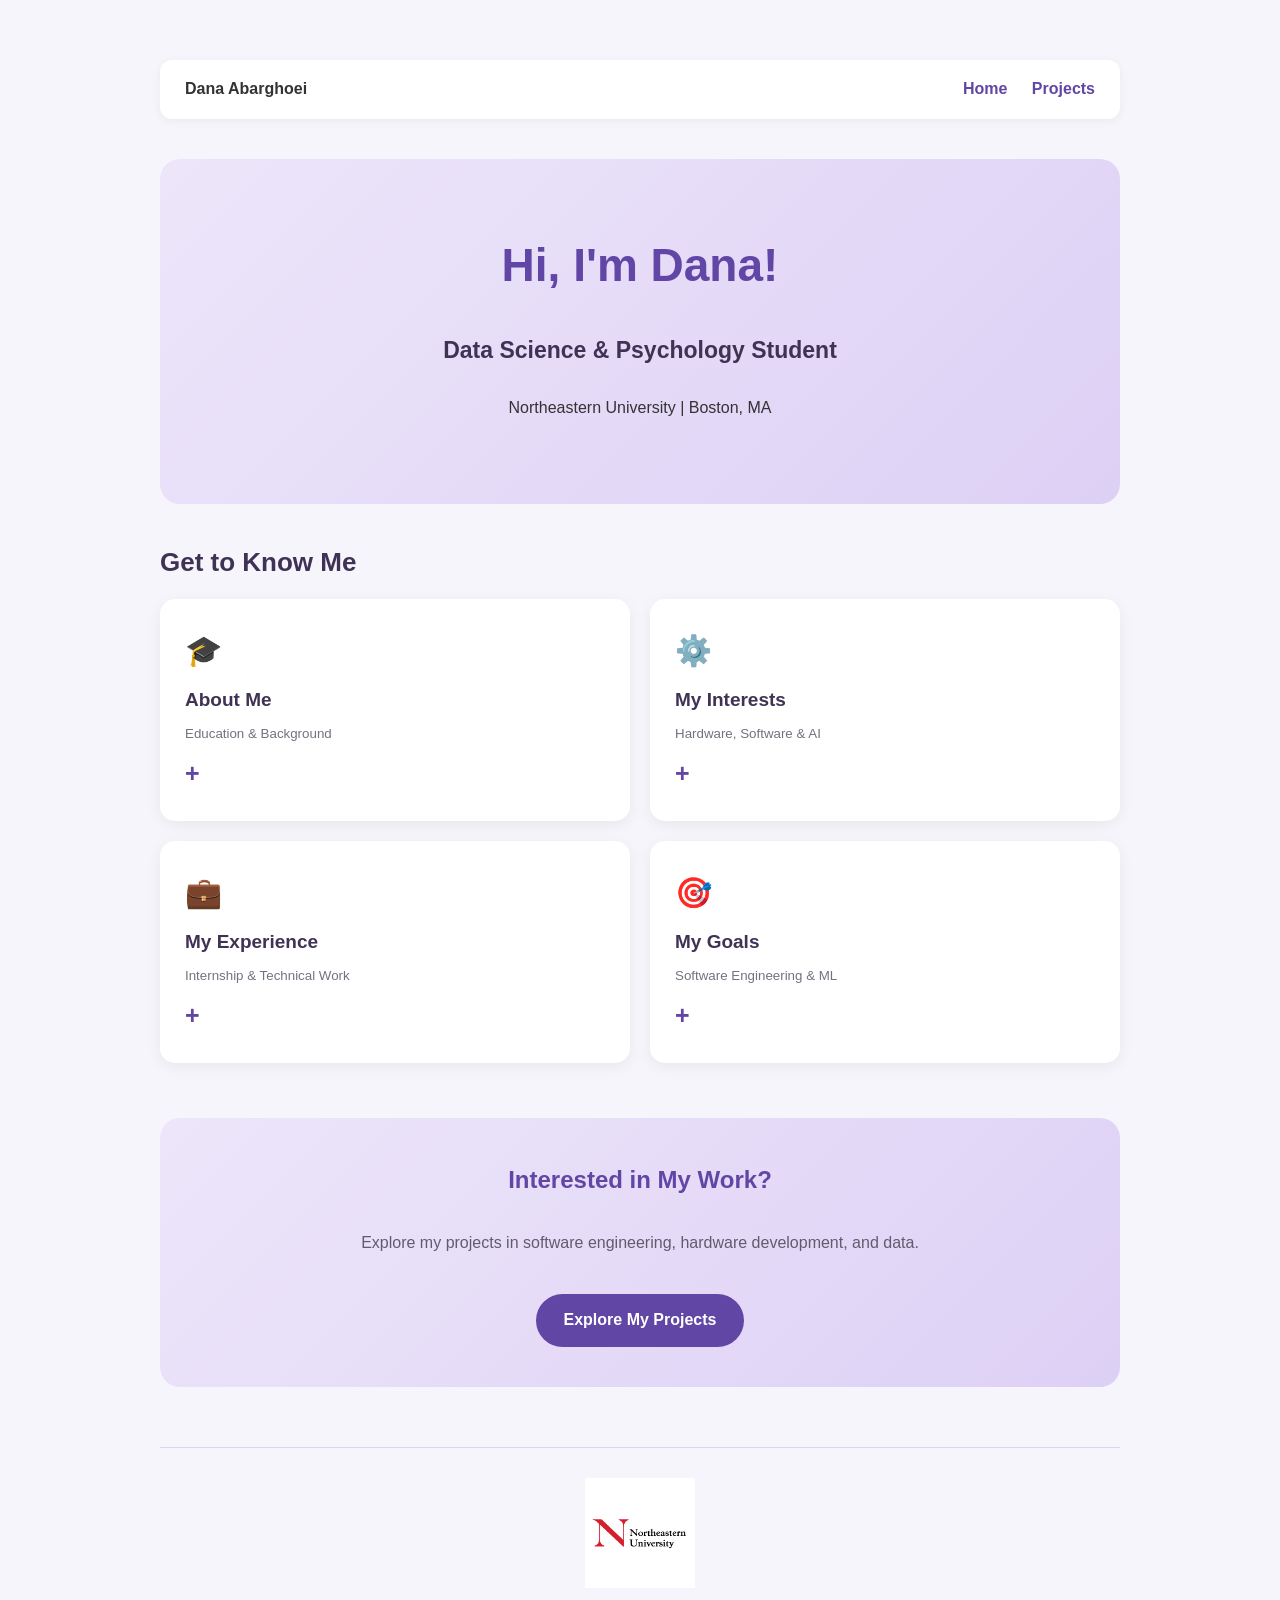
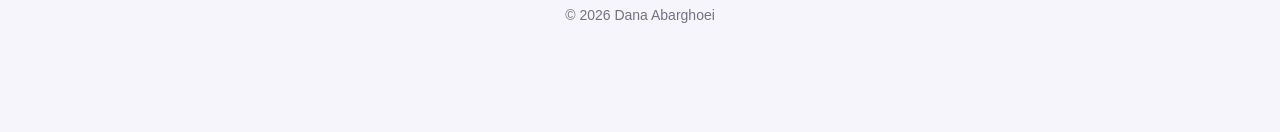
<file: index.html>
<!DOCTYPE html>
<html lang="en">

<head>
    <meta charset="UTF-8">
    <meta name="viewport" content="width=device-width, initial-scale=1.0">
    <title>Home | Dana Abarghoei</title>
    <link rel="stylesheet" href="styles.css">
</head>

<body>

    <!-- Navigation Bar -->
    <nav>
        <strong>Dana Abarghoei</strong>
        <div>
            <a href="index.html">Home</a>
            <a href="projects.html">Projects</a>
        </div>
    </nav>

    <!-- Welcome Section -->
    <header class="hero">
        <h1>Hi, I'm Dana!</h1>

        <p class="hero-subtitle">
            Data Science & Psychology Student
        </p>

        <p>
            Northeastern University | Boston, MA
        </p>
    </header>


    <!-- Get to Know Me Section -->
    <section class="portfolio-section">

        <h2 class="section-title">Get to Know Me</h2>

        <div class="home-grid">

            <!-- About Me -->
            <details class="home-card">
                <summary>
                    <span class="home-icon">🎓</span>
                    <strong>About Me</strong>
                    <small>Education & Background</small>
                </summary>

                <p>
                    I'm an undergraduate student at
                    Northeastern University pursuing
                    a combined major in Data Science
                    and Psychology. I'm particularly
                    interested in software engineering,
                    machine learning, and understanding
                    how technology interacts with human
                    behavior.
                </p>

                <p>
                    Through my coursework, I've gained
                    experience working with Java,
                    Python, C++, SQL, and R. I enjoy
                    applying what I learn in class
                    to hands-on projects and exploring
                    different areas of computer science.
                </p>
            </details>

            <!-- My Interests -->
            <details class="home-card">
                <summary>
                    <span class="home-icon">⚙️</span>
                    <strong>My Interests</strong>
                    <small>Hardware, Software & AI</small>
                </summary>

                <p>
                    One of my biggest interests is
                    working with both hardware and
                    software. I enjoy building projects
                    that involve programming physical
                    devices and connecting them to
                    real-world applications.
                </p>

                <p>
                    Some of my projects include
                    developing an ESP32-based Spotify
                    remote controller using C++ and
                    the Spotify Web API, as well as
                    building an automated water
                    dispenser using Arduino.
                    I'm also interested in artificial
                    intelligence, robotics, and
                    exploring how technology can
                    improve everyday experiences.
                </p>
            </details>

            <!-- My Experience -->
            <details class="home-card">
                <summary>
                    <span class="home-icon">💼</span>
                    <strong>My Experience</strong>
                    <small>Internship & Technical Work</small>
                </summary>

                <p>
                    During my internship at PepsiCo,
                    I gained experience working in a
                    professional environment and
                    learning about supply chain
                    operations.
                </p>

                <p>
                    Through my academic projects,
                    I've also worked with relational
                    databases, object-oriented
                    programming, and data
                    visualization. These experiences
                    have helped me strengthen my
                    technical skills and develop my
                    problem-solving abilities.
                </p>
            </details>

            <!-- My Goals -->
            <details class="home-card">
                <summary>
                    <span class="home-icon">🎯</span>
                    <strong>My Goals</strong>
                    <small>Software Engineering & ML</small>
                </summary>

                <p>
                    My goal is to pursue a career in
                    software engineering or machine
                    learning. I want to continue
                    improving my programming skills,
                    gaining industry experience,
                    and building projects that
                    challenge me to learn new
                    technologies.
                </p>

                <p>
                    I'm especially interested in
                    opportunities where I can combine
                    my technical background with
                    creativity and problem-solving.
                </p>
            </details>

        </div>
    </section>

    <!-- Explore My Projects Section -->
    <section class="projects-cta">

        <h2>Interested in My Work?</h2>

        <p>
            Explore my projects in software engineering,
            hardware development, and data.
        </p>

        <a href="projects.html" class="hero-button">
            Explore My Projects
        </a>

    </section>
    
<!-- Footer -->
<footer class="home-footer">
    <img src="northeastern.png"
         alt="Northeastern University logo"
         class="footer-logo">

    <p>© 2026 Dana Abarghoei</p>
</footer>


</body>
</html>
</file>
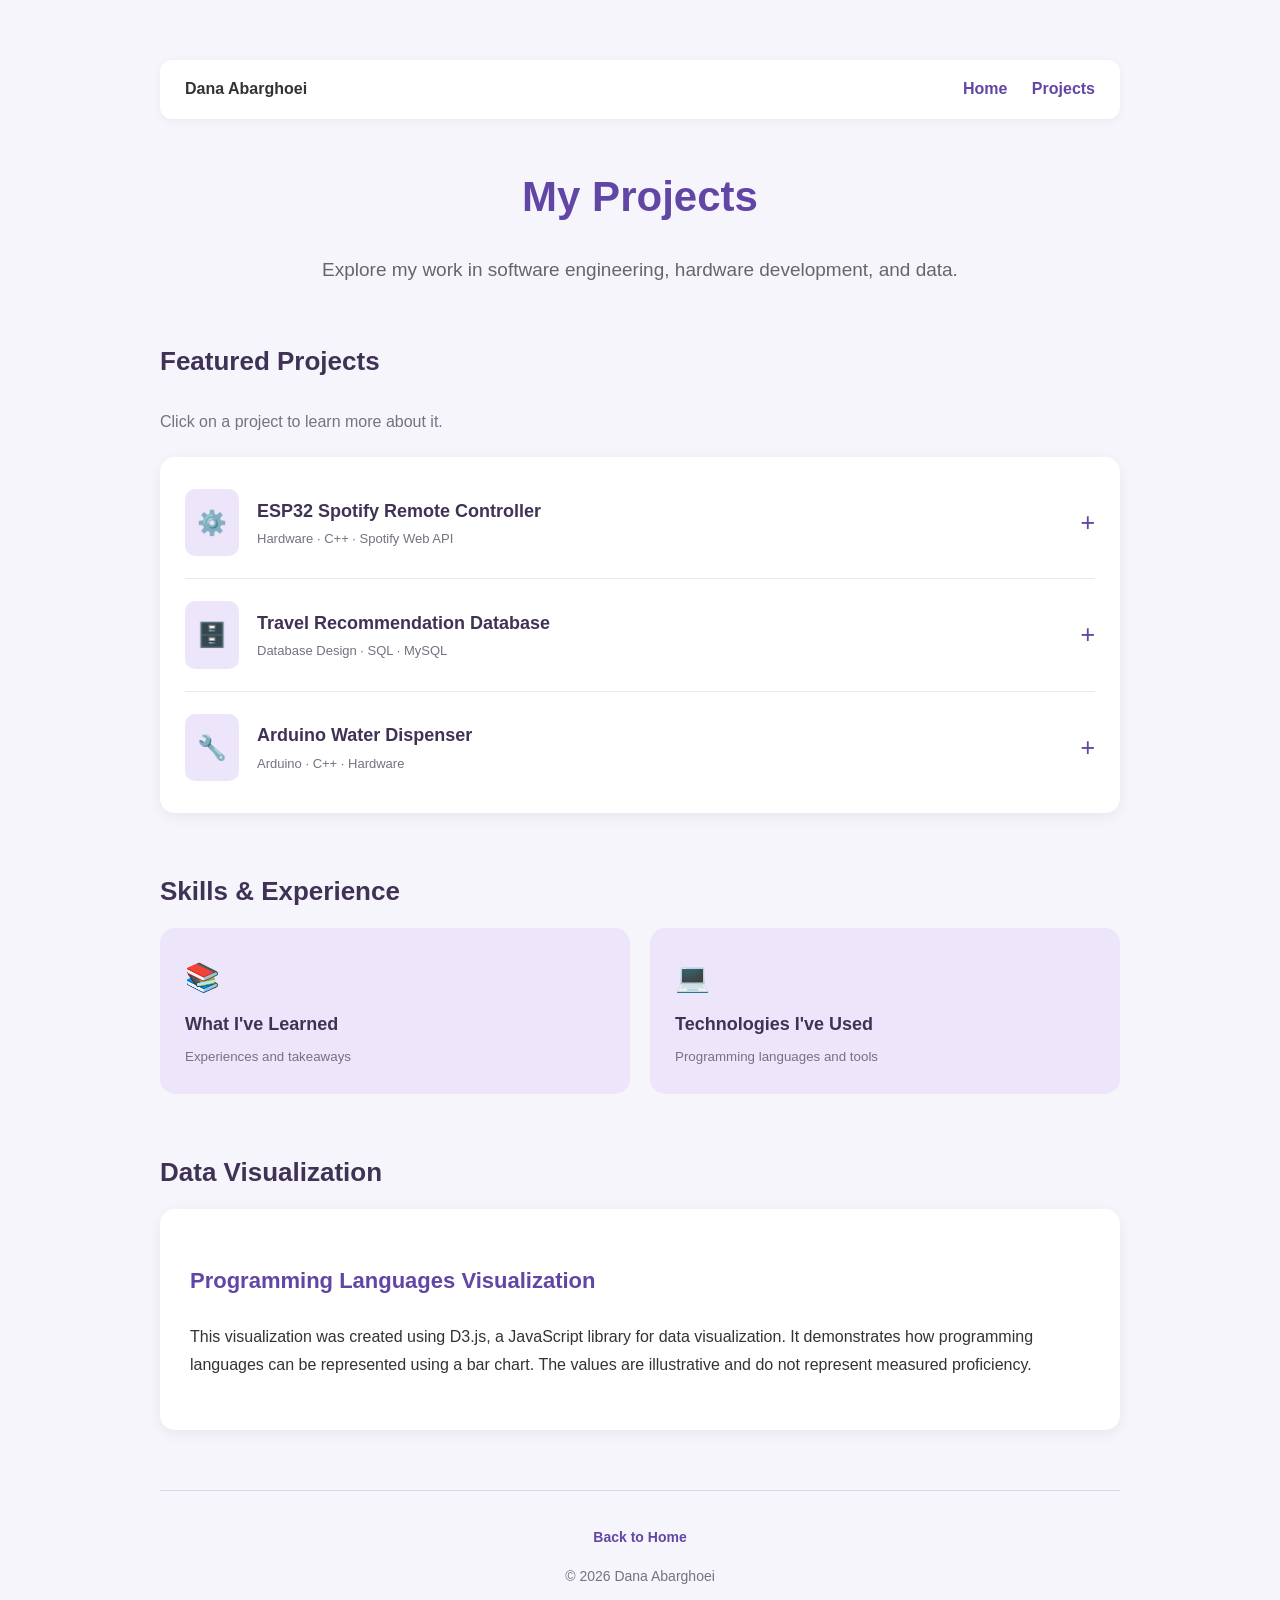
<file: projects.html>
<!DOCTYPE html>
<html lang="en">

<head>
    <meta charset="UTF-8">
    <meta name="viewport" content="width=device-width, initial-scale=1.0">
    <title>My Projects | Dana Abarghoei</title>
    <link rel="stylesheet" href="styles.css">
</head>

<body>

    <!-- Navigation Bar -->
    <nav>
        <strong>Dana Abarghoei</strong>
        <div>
            <a href="index.html">Home</a>
            <a href="projects.html">Projects</a>
        </div>
    </nav>

    <!-- Page Introduction -->
    <header class="page-header">
        <h1>My Projects</h1>
        <p class="intro">
            Explore my work in software engineering,
            hardware development, and data.
        </p>
    </header>

    <!-- Featured Projects -->
    <section class="portfolio-section">

        <h2 class="section-title">Featured Projects</h2>

        <p class="section-description">
            Click on a project to learn more about it.
        </p>

        <div class="featured-projects">

            <!-- Project 1 -->
            <details class="featured-card">
                <summary>
                    <span class="project-icon">⚙️</span>
                    <span class="project-heading">
                        <strong>ESP32 Spotify Remote Controller</strong>
                        <small>Hardware · C++ · Spotify Web API</small>
                    </span>
                </summary>

                <div class="project-content">
                    <p>
                        I developed a Spotify remote controller
                        using an ESP32 microcontroller, C++,
                        and the Spotify Web API. This project
                        allowed me to explore how hardware and
                        software communicate through APIs and
                        how physical devices can interact with
                        digital applications.
                    </p>

                    <img src="ESP32.webp"
                         alt="ESP32 microcontroller board"
                         class="project-image"
                         width="200">

                    <p>
                        <strong>Technologies:</strong>
                        ESP32, C++, Arduino IDE, Spotify Web API
                    </p>
                </div>
            </details>

            <!-- Project 2 -->
            <details class="featured-card">
                <summary>
                    <span class="project-icon">🗄️</span>
                    <span class="project-heading">
                        <strong>Travel Recommendation Database</strong>
                        <small>Database Design · SQL · MySQL</small>
                    </span>
                </summary>

                <div class="project-content">
                    <p>
                        I designed a relational database for
                        a travel recommendation system using
                        SQL and MySQL. The database organizes
                        information about destinations,
                        climate, passport access, and travel
                        preferences to support personalized
                        travel recommendations.
                    </p>

                    <p>
                        This project helped me develop my
                        understanding of database design,
                        entity relationships, and how
                        structured data can support
                        decision-making.
                    </p>

                    <p>
                        <strong>Technologies:</strong>
                        SQL, MySQL, Relational Database Design
                    </p>
                </div>
            </details>

            <!-- Project 3 -->
            <details class="featured-card">
                <summary>
                    <span class="project-icon">🔧</span>
                    <span class="project-heading">
                        <strong>Arduino Water Dispenser</strong>
                        <small>Arduino · C++ · Hardware</small>
                    </span>
                </summary>

                <div class="project-content">
                    <p>
                        I worked on an automated water
                        dispenser using Arduino. This project
                        helped me gain experience with
                        microcontrollers, hardware components,
                        and programming physical systems.
                    </p>

                    <p>
                        I particularly enjoyed exploring
                        how programming can control physical
                        devices and how small hardware
                        projects can solve everyday problems.
                    </p>

                    <p>
                        <strong>Technologies:</strong>
                        Arduino, C++, Hardware Prototyping
                    </p>
                </div>
            </details>

        </div>
    </section>

    <!-- Skills and Experience -->
    <section class="portfolio-section">

        <h2 class="section-title">Skills & Experience</h2>

        <div class="skills-grid">

            <!-- Learning Card -->
            <details class="skills-card">
                <summary>
                    <span class="skills-icon">📚</span>
                    <strong>What I've Learned</strong>
                    <small>Experiences and takeaways</small>
                </summary>

                <p>
                    Working on these projects has helped me
                    understand how different areas of computer
                    science connect. Through my hardware
                    projects, I've learned about programming
                    microcontrollers and integrating software
                    with physical components.
                </p>

                <p>
                    My database projects have given me
                    experience organizing information,
                    designing relational schemas, and
                    writing SQL queries. I've also developed
                    problem-solving skills through debugging,
                    testing, and improving my code.
                </p>
            </details>

            <!-- Technologies Card -->
            <details class="skills-card">
                <summary>
                    <span class="skills-icon">💻</span>
                    <strong>Technologies I've Used</strong>
                    <small>Programming languages and tools</small>
                </summary>

                <p>
                    Throughout my coursework and personal
                    projects, I've worked with several
                    programming languages and technologies.
                </p>

                <ul>
                    <li>Java</li>
                    <li>Python</li>
                    <li>C++</li>
                    <li>SQL and MySQL</li>
                    <li>R</li>
                    <li>Arduino and ESP32</li>
                </ul>
            </details>

        </div>
    </section>

    <!-- Data Visualization -->
    <section class="portfolio-section">

        <h2 class="section-title">Data Visualization</h2>

        <div class="visualization-card">

            <h3>Programming Languages Visualization</h3>

            <p>
                This visualization was created using D3.js,
                a JavaScript library for data visualization.
                It demonstrates how programming languages
                can be represented using a bar chart.
                The values are illustrative and do not
                represent measured proficiency.
            </p>

            <div id="chart"></div>

        </div>

    </section>

    <!-- Footer -->
    <footer>
        <p>
            <a href="index.html">Back to Home</a>
        </p>
        <p>© 2026 Dana Abarghoei</p>
    </footer>

    <!-- D3 JavaScript -->
    <script src="https://d3js.org/d3.v7.min.js"></script>
    <script src="chart.js"></script>

</body>
</html>
</file>
<file: styles.css>
/* General Styling */

* {
    box-sizing: border-box;
}

body {
    font-family: Arial, sans-serif;
    background-color: #f7f5fc;
    color: #333333;
    max-width: 1000px;
    margin: 40px auto;
    padding: 20px;
    line-height: 1.8;
}

/* Headings */

h1 {
    color: #6246a5;
    text-align: center;
    font-size: 42px;
    margin-bottom: 10px;
}

h2 {
    color: #6246a5;
    border-bottom: 2px solid #ddd4f0;
    padding-bottom: 8px;
    margin-top: 35px;
}

p {
    font-size: 16px;
}

.intro {
    text-align: center;
    font-size: 19px;
    color: #666666;
    margin-bottom: 40px;
}

/* Navigation */

nav {
    display: flex;
    justify-content: space-between;
    align-items: center;
    background-color: white;
    padding: 15px 25px;
    border-radius: 12px;
    box-shadow: 0 2px 10px rgba(0,0,0,0.05);
    margin-bottom: 40px;
}

nav a {
    margin-left: 20px;
}

a {
    color: #6246a5;
    text-decoration: none;
    font-weight: bold;
}

a:hover {
    color: #9370db;
    text-decoration: underline;
}

/* Images */

.school-logo,
.project-image {
    display: block;
    margin: 25px auto;
    border-radius: 12px;
    max-width: 100%;
}

/* Page Header */

.page-header {
    text-align: center;
    margin-bottom: 50px;
}

/* Portfolio Sections */

.portfolio-section {
    margin-bottom: 55px;
}

.section-title {
    color: #403255;
    font-size: 26px;
    border: none;
    margin-bottom: 5px;
}

.section-description {
    color: #777080;
    margin-bottom: 20px;
}

/* Featured Project Cards */

.featured-projects {
    background-color: white;
    border-radius: 15px;
    padding: 10px 25px;
    box-shadow: 0 4px 15px rgba(0,0,0,0.06);
}

.featured-card {
    border-bottom: 1px solid #ece8f2;
}

.featured-card:last-child {
    border-bottom: none;
}

.featured-card summary {
    display: flex;
    align-items: center;
    gap: 18px;
    padding: 22px 0;
    cursor: pointer;
    list-style: none;
}

.featured-card summary::-webkit-details-marker {
    display: none;
}

.featured-card summary::after {
    content: "+";
    margin-left: auto;
    font-size: 25px;
    color: #6246a5;
}

.featured-card[open] summary::after {
    content: "−";
}

.project-icon {
    background-color: #ede6fa;
    padding: 12px;
    border-radius: 10px;
    font-size: 24px;
}

.project-heading {
    display: flex;
    flex-direction: column;
}

.project-heading strong {
    color: #403255;
    font-size: 18px;
}

.project-heading small {
    color: #777080;
    font-size: 13px;
}

.project-content {
    padding: 0 20px 20px 70px;
}

.featured-card summary:hover strong {
    color: #6246a5;
}

/* Skills and Experience */


.skills-grid {
    display: grid;
    grid-template-columns: repeat(2, 1fr);
    gap: 20px;
    align-items: start;
}


.skills-card {
    background-color: #ede6fa;
    border-radius: 15px;
    padding: 25px;
}

.skills-card summary {
    display: flex;
    flex-direction: column;
    gap: 5px;
    cursor: pointer;
    list-style: none;
}

.skills-card summary::-webkit-details-marker {
    display: none;
}

.skills-icon {
    font-size: 28px;
}

.skills-card strong {
    color: #403255;
    font-size: 18px;
}

.skills-card small {
    color: #777080;
}

.skills-card[open] summary {
    margin-bottom: 20px;
    padding-bottom: 15px;
    border-bottom: 1px solid #cbbce9;
}

.skills-card p,
.skills-card li {
    font-size: 15px;
}

/* D3 Visualization */

.visualization-card {
    background-color: white;
    padding: 30px;
    border-radius: 15px;
    box-shadow: 0 4px 15px rgba(0,0,0,0.06);
}

.visualization-card h3 {
    color: #6246a5;
    font-size: 22px;
}

#chart {
    margin-top: 20px;
    overflow-x: auto;
}

/* Lists */

li {
    margin-bottom: 8px;
}

/* Footer */

footer {
    text-align: center;
    margin-top: 60px;
    padding: 20px;
    border-top: 1px solid #ddd4f0;
    color: #777080;
}

footer p {
    font-size: 14px;
}

/* Mobile Layout */

@media (max-width: 650px) {
    body {
        margin: 10px auto;
        padding: 15px;
    }

    h1 {
        font-size: 32px;
    }

    nav {
        padding: 12px;
    }

    nav a {
        margin-left: 10px;
    }

    .skills-grid {
        grid-template-columns: 1fr;
    }

    .project-content {
        padding-left: 0;
    }

    .featured-projects {
        padding: 10px 15px;
    }
}

/* Homepage Hero */

.hero {
    background: linear-gradient(135deg, #ede6fa, #ddd0f5);
    text-align: center;
    padding: 65px 25px;
    border-radius: 20px;
    margin-bottom: 35px;
}

.hero h1 {
    margin-top: 0;
    font-size: 46px;
}

.hero-subtitle {
    font-size: 23px;
    font-weight: bold;
    color: #403255;
}

.hero-button {
    display: inline-block;
    background-color: #6246a5;
    color: white;
    padding: 12px 28px;
    border-radius: 30px;
    margin-top: 20px;
    transition: background-color 0.2s,
                transform 0.2s;
}

.hero-button:hover {
    background-color: #493382;
    color: white;
    text-decoration: none;
    transform: translateY(-3px);
}

/* Homepage Cards */

.home-grid {
    display: grid;
    grid-template-columns: repeat(2, 1fr);
    gap: 20px;
    align-items: start;
}

.home-card {
    background-color: white;
    padding: 25px;
    border-radius: 15px;
    box-shadow: 0 4px 15px rgba(0,0,0,0.06);
}

.home-card summary {
    display: flex;
    flex-direction: column;
    gap: 5px;
    cursor: pointer;
    list-style: none;
}

.home-card summary::-webkit-details-marker {
    display: none;
}

.home-card summary::after {
    content: "+";
    color: #6246a5;
    font-size: 25px;
    font-weight: bold;
}

.home-card[open] summary::after {
    content: "−";
}

.home-card strong {
    color: #403255;
    font-size: 19px;
}

.home-card small {
    color: #777080;
}

.home-icon {
    font-size: 30px;
}

.home-card[open] summary {
    border-bottom: 1px solid #ddd4f0;
    padding-bottom: 15px;
    margin-bottom: 20px;
}

.home-card:hover {
    box-shadow: 0 6px 20px rgba(98,70,165,0.12);
}

/* Mobile Homepage */

@media (max-width: 650px) {
    .home-grid {
        grid-template-columns: 1fr;
    }

    .hero {
        padding: 40px 20px;
    }

    .hero h1 {
        font-size: 34px;
    }
}

/* Projects invitation section */
.projects-cta {
    background: linear-gradient(135deg, #ede6fa, #ddd0f5);
    text-align: center;
    padding: 40px 25px;
    border-radius: 20px;
    margin-top: 45px;
}

.projects-cta h2 {
    color: #6246a5;
    border: none;
    margin-top: 0;
}

.projects-cta p {
    color: #625b6e;
}


/* Homepage Footer Logo */

.home-footer {
    margin-top: 60px;
    padding: 30px 20px;
}

.footer-logo {
    display: block;
    width: 110px;
    height: auto;
    margin: 0 auto 15px;
}

.home-footer p {
    font-size: 14px;
    color: #777080;
}
</file>
